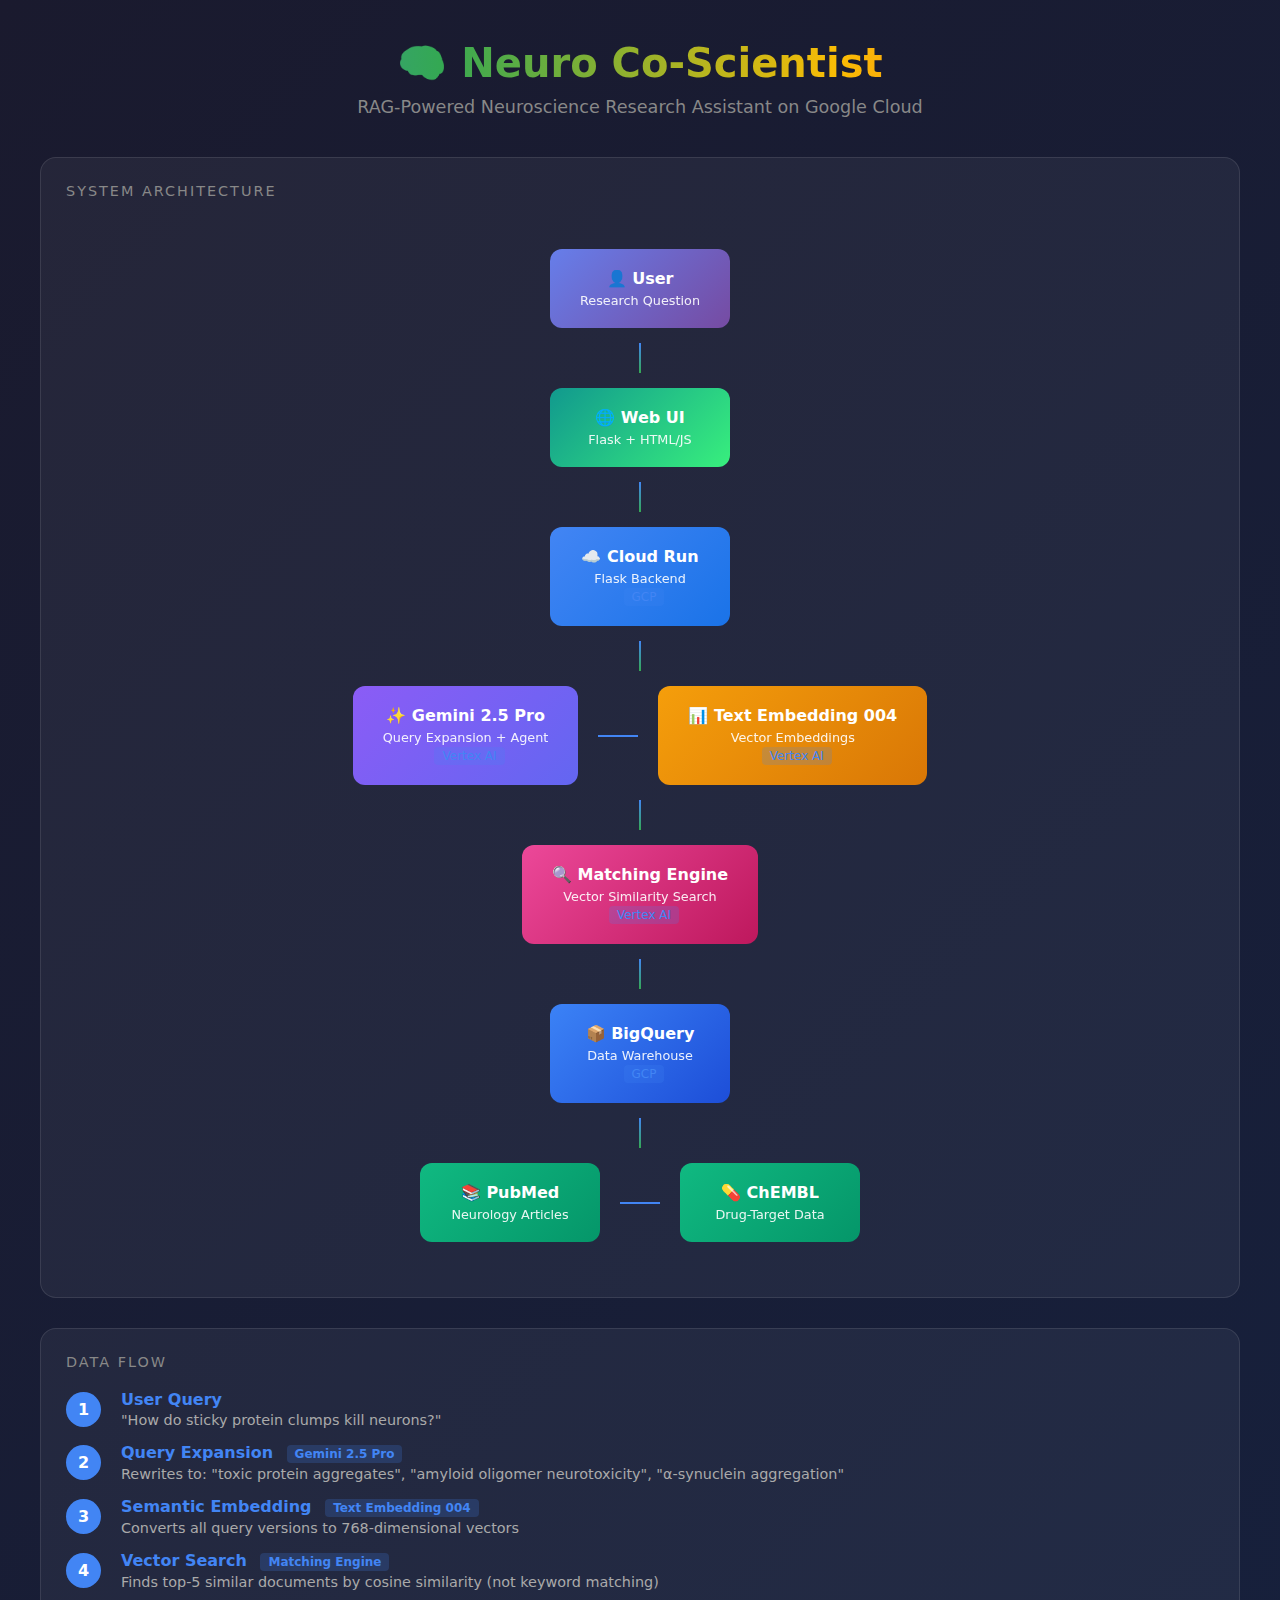
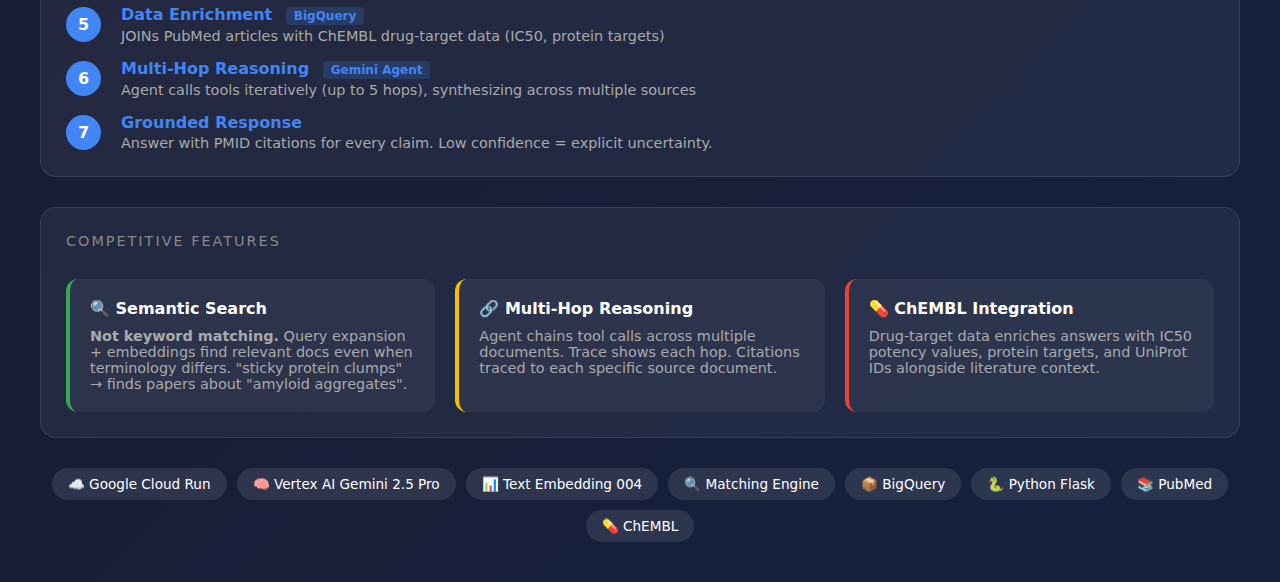
<file: ARCHITECTURE.html>
<!DOCTYPE html>
<html lang="en">
<head>
    <meta charset="UTF-8">
    <meta name="viewport" content="width=device-width, initial-scale=1.0">
    <title>Neuro Co-Scientist Architecture</title>
    <style>
        * {
            margin: 0;
            padding: 0;
            box-sizing: border-box;
        }
        body {
            font-family: 'Segoe UI', system-ui, sans-serif;
            background: linear-gradient(135deg, #1a1a2e 0%, #16213e 100%);
            min-height: 100vh;
            padding: 40px;
            color: white;
        }
        h1 {
            text-align: center;
            font-size: 2.5rem;
            margin-bottom: 10px;
            background: linear-gradient(90deg, #4285f4, #34a853, #fbbc04, #ea4335);
            -webkit-background-clip: text;
            -webkit-text-fill-color: transparent;
        }
        .subtitle {
            text-align: center;
            color: #888;
            margin-bottom: 40px;
            font-size: 1.1rem;
        }
        .architecture {
            max-width: 1200px;
            margin: 0 auto;
        }
        .row {
            display: flex;
            justify-content: center;
            gap: 30px;
            margin-bottom: 20px;
            flex-wrap: wrap;
        }
        .box {
            padding: 20px 30px;
            border-radius: 12px;
            text-align: center;
            min-width: 180px;
            position: relative;
        }
        .user {
            background: linear-gradient(135deg, #667eea 0%, #764ba2 100%);
        }
        .frontend {
            background: linear-gradient(135deg, #11998e 0%, #38ef7d 100%);
        }
        .backend {
            background: linear-gradient(135deg, #4285f4 0%, #1a73e8 100%);
        }
        .gemini {
            background: linear-gradient(135deg, #8b5cf6 0%, #6366f1 100%);
        }
        .embedding {
            background: linear-gradient(135deg, #f59e0b 0%, #d97706 100%);
        }
        .vector {
            background: linear-gradient(135deg, #ec4899 0%, #be185d 100%);
        }
        .bigquery {
            background: linear-gradient(135deg, #3b82f6 0%, #1d4ed8 100%);
        }
        .data {
            background: linear-gradient(135deg, #10b981 0%, #059669 100%);
        }
        .box h3 {
            font-size: 1rem;
            margin-bottom: 5px;
        }
        .box p {
            font-size: 0.8rem;
            opacity: 0.9;
        }
        .arrow {
            display: flex;
            justify-content: center;
            align-items: center;
            color: #4285f4;
            font-size: 2rem;
            margin: 10px 0;
        }
        .arrow-h {
            font-size: 1.5rem;
            color: #4285f4;
            display: flex;
            align-items: center;
        }
        .section {
            background: rgba(255,255,255,0.05);
            border-radius: 16px;
            padding: 25px;
            margin-bottom: 30px;
            border: 1px solid rgba(255,255,255,0.1);
        }
        .section-title {
            font-size: 0.9rem;
            color: #888;
            margin-bottom: 20px;
            text-transform: uppercase;
            letter-spacing: 2px;
        }
        .flow-container {
            display: flex;
            flex-direction: column;
            gap: 15px;
        }
        .step {
            display: flex;
            align-items: center;
            gap: 20px;
        }
        .step-num {
            background: #4285f4;
            width: 35px;
            height: 35px;
            border-radius: 50%;
            display: flex;
            align-items: center;
            justify-content: center;
            font-weight: bold;
            flex-shrink: 0;
        }
        .step-content {
            flex: 1;
        }
        .step-content h4 {
            color: #4285f4;
            margin-bottom: 3px;
        }
        .step-content p {
            color: #aaa;
            font-size: 0.9rem;
        }
        .gcp-badge {
            display: inline-block;
            background: rgba(66, 133, 244, 0.2);
            color: #4285f4;
            padding: 2px 8px;
            border-radius: 4px;
            font-size: 0.75rem;
            margin-left: 8px;
        }
        .features {
            display: grid;
            grid-template-columns: repeat(auto-fit, minmax(250px, 1fr));
            gap: 20px;
            margin-top: 30px;
        }
        .feature {
            background: rgba(255,255,255,0.05);
            border-radius: 12px;
            padding: 20px;
            border-left: 4px solid #4285f4;
        }
        .feature.semantic { border-left-color: #34a853; }
        .feature.multihop { border-left-color: #fbbc04; }
        .feature.chembl { border-left-color: #ea4335; }
        .feature h4 {
            margin-bottom: 10px;
        }
        .feature p {
            color: #aaa;
            font-size: 0.9rem;
        }
        .tech-stack {
            display: flex;
            flex-wrap: wrap;
            gap: 10px;
            justify-content: center;
            margin-top: 30px;
        }
        .tech {
            background: rgba(255,255,255,0.1);
            padding: 8px 16px;
            border-radius: 20px;
            font-size: 0.85rem;
        }
        .diagram-visual {
            display: flex;
            flex-direction: column;
            align-items: center;
            gap: 15px;
            padding: 30px;
        }
        .layer {
            display: flex;
            gap: 20px;
            align-items: center;
        }
        .connector {
            width: 2px;
            height: 30px;
            background: linear-gradient(to bottom, #4285f4, #34a853);
        }
        .connector-h {
            width: 40px;
            height: 2px;
            background: #4285f4;
        }
    </style>
</head>
<body>
    <h1>🧠 Neuro Co-Scientist</h1>
    <p class="subtitle">RAG-Powered Neuroscience Research Assistant on Google Cloud</p>

    <div class="architecture">
        <!-- Visual Diagram -->
        <div class="section">
            <div class="section-title">System Architecture</div>
            <div class="diagram-visual">
                <div class="layer">
                    <div class="box user">
                        <h3>👤 User</h3>
                        <p>Research Question</p>
                    </div>
                </div>
                <div class="connector"></div>
                <div class="layer">
                    <div class="box frontend">
                        <h3>🌐 Web UI</h3>
                        <p>Flask + HTML/JS</p>
                    </div>
                </div>
                <div class="connector"></div>
                <div class="layer">
                    <div class="box backend">
                        <h3>☁️ Cloud Run</h3>
                        <p>Flask Backend</p>
                        <span class="gcp-badge">GCP</span>
                    </div>
                </div>
                <div class="connector"></div>
                <div class="layer">
                    <div class="box gemini">
                        <h3>✨ Gemini 2.5 Pro</h3>
                        <p>Query Expansion + Agent</p>
                        <span class="gcp-badge">Vertex AI</span>
                    </div>
                    <div class="connector-h"></div>
                    <div class="box embedding">
                        <h3>📊 Text Embedding 004</h3>
                        <p>Vector Embeddings</p>
                        <span class="gcp-badge">Vertex AI</span>
                    </div>
                </div>
                <div class="connector"></div>
                <div class="layer">
                    <div class="box vector">
                        <h3>🔍 Matching Engine</h3>
                        <p>Vector Similarity Search</p>
                        <span class="gcp-badge">Vertex AI</span>
                    </div>
                </div>
                <div class="connector"></div>
                <div class="layer">
                    <div class="box bigquery">
                        <h3>📦 BigQuery</h3>
                        <p>Data Warehouse</p>
                        <span class="gcp-badge">GCP</span>
                    </div>
                </div>
                <div class="connector"></div>
                <div class="layer">
                    <div class="box data">
                        <h3>📚 PubMed</h3>
                        <p>Neurology Articles</p>
                    </div>
                    <div class="connector-h"></div>
                    <div class="box data">
                        <h3>💊 ChEMBL</h3>
                        <p>Drug-Target Data</p>
                    </div>
                </div>
            </div>
        </div>

        <!-- Flow Steps -->
        <div class="section">
            <div class="section-title">Data Flow</div>
            <div class="flow-container">
                <div class="step">
                    <div class="step-num">1</div>
                    <div class="step-content">
                        <h4>User Query</h4>
                        <p>"How do sticky protein clumps kill neurons?"</p>
                    </div>
                </div>
                <div class="step">
                    <div class="step-num">2</div>
                    <div class="step-content">
                        <h4>Query Expansion <span class="gcp-badge">Gemini 2.5 Pro</span></h4>
                        <p>Rewrites to: "toxic protein aggregates", "amyloid oligomer neurotoxicity", "α-synuclein aggregation"</p>
                    </div>
                </div>
                <div class="step">
                    <div class="step-num">3</div>
                    <div class="step-content">
                        <h4>Semantic Embedding <span class="gcp-badge">Text Embedding 004</span></h4>
                        <p>Converts all query versions to 768-dimensional vectors</p>
                    </div>
                </div>
                <div class="step">
                    <div class="step-num">4</div>
                    <div class="step-content">
                        <h4>Vector Search <span class="gcp-badge">Matching Engine</span></h4>
                        <p>Finds top-5 similar documents by cosine similarity (not keyword matching)</p>
                    </div>
                </div>
                <div class="step">
                    <div class="step-num">5</div>
                    <div class="step-content">
                        <h4>Data Enrichment <span class="gcp-badge">BigQuery</span></h4>
                        <p>JOINs PubMed articles with ChEMBL drug-target data (IC50, protein targets)</p>
                    </div>
                </div>
                <div class="step">
                    <div class="step-num">6</div>
                    <div class="step-content">
                        <h4>Multi-Hop Reasoning <span class="gcp-badge">Gemini Agent</span></h4>
                        <p>Agent calls tools iteratively (up to 5 hops), synthesizing across multiple sources</p>
                    </div>
                </div>
                <div class="step">
                    <div class="step-num">7</div>
                    <div class="step-content">
                        <h4>Grounded Response</h4>
                        <p>Answer with PMID citations for every claim. Low confidence = explicit uncertainty.</p>
                    </div>
                </div>
            </div>
        </div>

        <!-- Key Features -->
        <div class="section">
            <div class="section-title">Competitive Features</div>
            <div class="features">
                <div class="feature semantic">
                    <h4>🔍 Semantic Search</h4>
                    <p><strong>Not keyword matching.</strong> Query expansion + embeddings find relevant docs even when terminology differs. "sticky protein clumps" → finds papers about "amyloid aggregates".</p>
                </div>
                <div class="feature multihop">
                    <h4>🔗 Multi-Hop Reasoning</h4>
                    <p>Agent chains tool calls across multiple documents. Trace shows each hop. Citations traced to each specific source document.</p>
                </div>
                <div class="feature chembl">
                    <h4>💊 ChEMBL Integration</h4>
                    <p>Drug-target data enriches answers with IC50 potency values, protein targets, and UniProt IDs alongside literature context.</p>
                </div>
            </div>
        </div>

        <!-- Tech Stack -->
        <div class="tech-stack">
            <div class="tech">☁️ Google Cloud Run</div>
            <div class="tech">🧠 Vertex AI Gemini 2.5 Pro</div>
            <div class="tech">📊 Text Embedding 004</div>
            <div class="tech">🔍 Matching Engine</div>
            <div class="tech">📦 BigQuery</div>
            <div class="tech">🐍 Python Flask</div>
            <div class="tech">📚 PubMed</div>
            <div class="tech">💊 ChEMBL</div>
        </div>
    </div>
</body>
</html>
</file>
